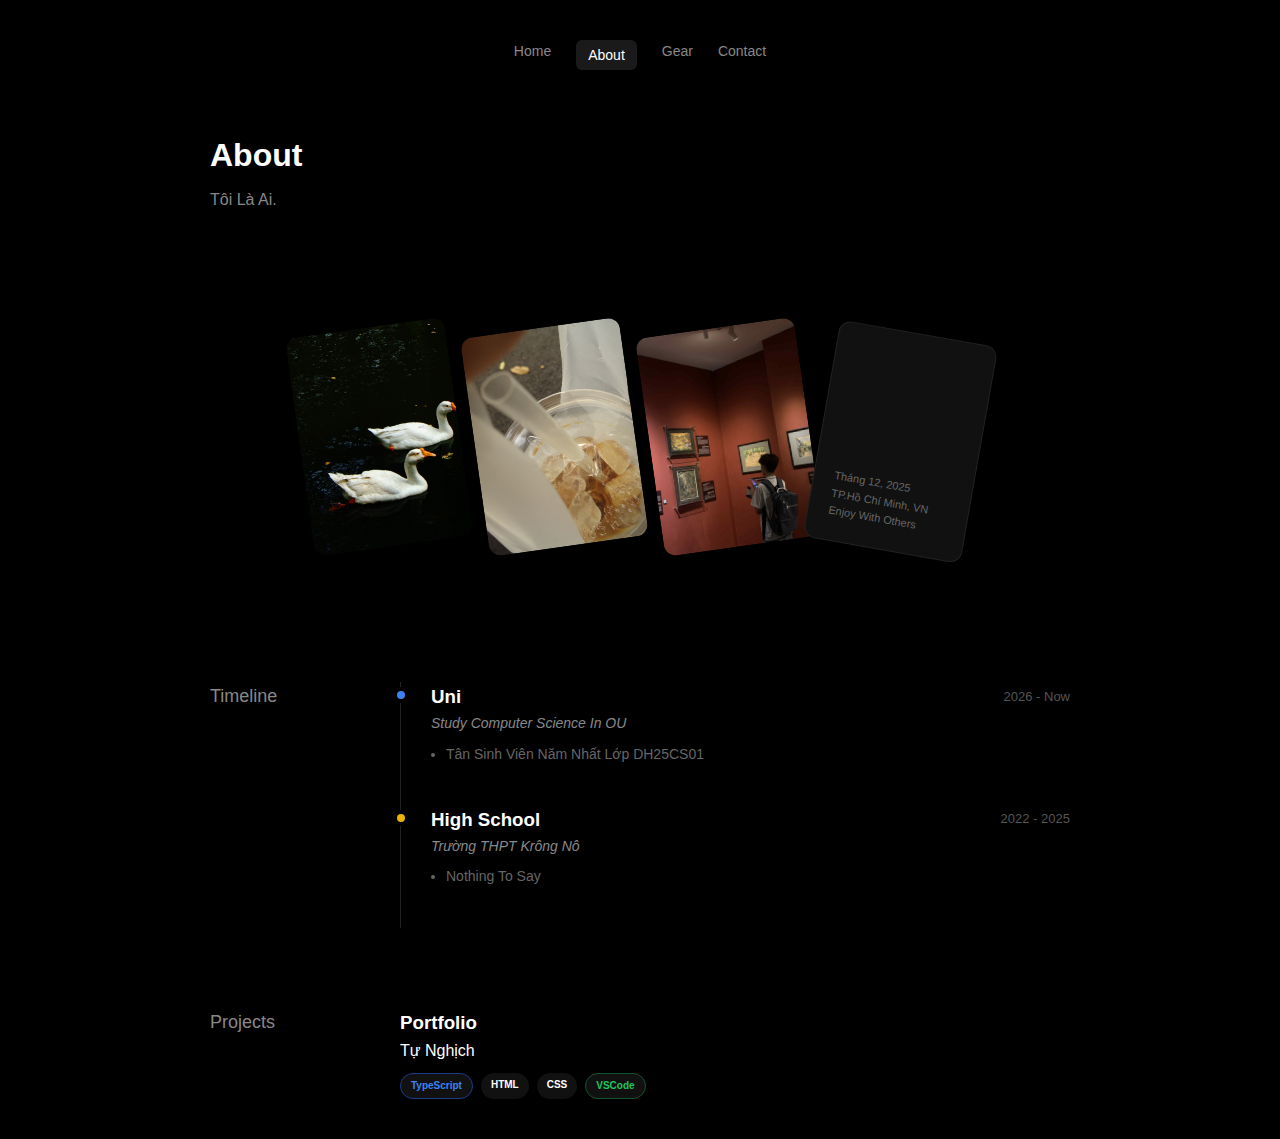
<file: about.html>
<!DOCTYPE html>
<html lang="vi">
<head>
    <meta charset="UTF-8">
    <meta name="viewport" content="width=device-width, initial-scale=1.0">
    <title>About Me - Portfolio</title>
    <link rel="stylesheet" href="style.css">
</head>
<body>
    <div class="container">
        <nav class="navbar">
            <a href="index.html">Home</a>
            <a href="about.html" class="active">About</a>
            <a href="gear.html">Gear</a>
            <a href="contact.html">Contact</a>
        </nav>

        <header class="header">
            <h1>About</h1>
            <p>Tôi Là Ai.</p>
        </header>

        <div class="photo-section">
            <div class="photo-stack">
                <img src="duck2.jpeg" width="200" height="300" class="card p1" alt="Life 1" style="object-fit: cover;">
                <img src="cafe.jpeg" width="200" height="300" class="card p1" alt="Life 1" style="object-fit: cover;">
                <img src="ava.jpeg" width="200" height="300" class="card p1" alt="Life 1" style="object-fit: cover;">
                <div class="card info-card">
                    <p>Tháng 12, 2025</p>
                    <p>TP.Hồ Chí Minh, VN</p>
                    <p>Enjoy With Others</p>
                </div>
            </div>
        </div>

        <section class="section grid">
            <h2 class="section-title">Timeline</h2>
            <div class="timeline-container">
                <div class="timeline-item">
                    <div class="dot blue"></div>
                    <div class="content">
                        <div class="item-header">
                            <h3>Uni</h3>
                            <span class="date">2026 - Now</span>
                        </div>
                        <p class="role">Study Computer Science In OU</p>
                        <ul><li>Tân Sinh Viên Năm Nhất Lớp DH25CS01</li></ul>
                    </div>
                </div>
                <div class="timeline-item">
                    <div class="dot yellow"></div>
                    <div class="content">
                        <div class="item-header">
                            <h3>High School</h3>
                            <span class="date">2022 - 2025</span>
                        </div>
                        <p class="role">Trường THPT Krông Nô</p>
                        <ul><li>Nothing To Say</li></ul>
                    </div>
                </div>
            </div>
        </section>

        <section class="section grid">
            <h2 class="section-title">Projects</h2>
            <div class="projects-container">
                <div class="project-item">
                    <div class="project-info">
                        <h3>Portfolio</h3>
                        <p>Tự Nghịch</p>
                    </div>
                    <div class="tags">
                        <span class="tag blue">TypeScript</span>
                        <span class="tag cyan">HTML</span>
                        <span class="tag gray">CSS</span>
                        <span class="tag green">VSCode</span>
                    </div>
                </div>
            </div>
        </section>
    </div>
</body>
</html>
</file>
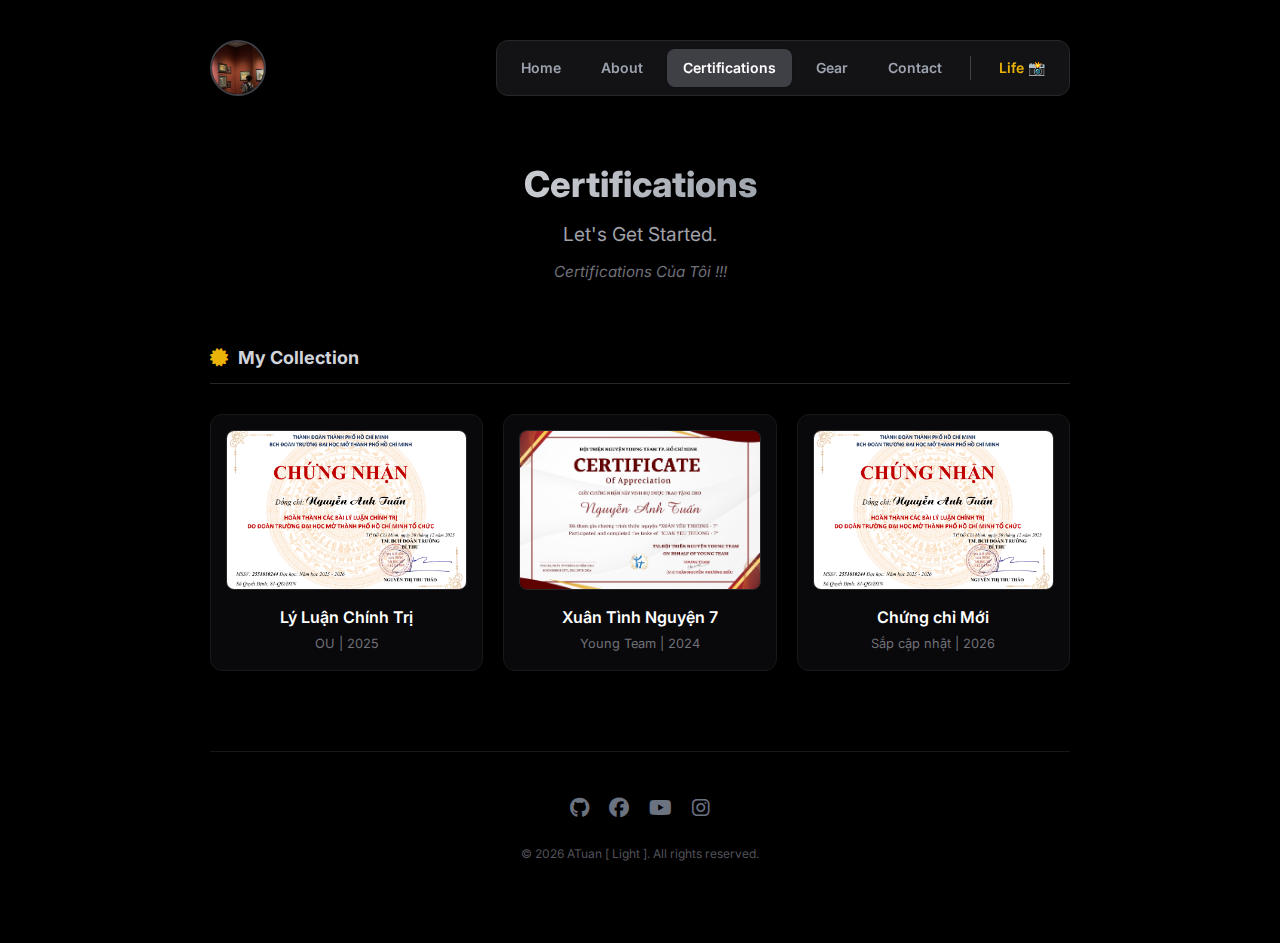
<file: cer.html>
<!DOCTYPE html>
<html lang="vi">
<head>
    <meta charset="UTF-8">
    <meta name="viewport" content="width=device-width, initial-scale=1.0">
    <title>Certifications - Portfolio</title>
    
    <link href="https://fonts.googleapis.com/css2?family=Inter:wght@400;500;600;700&display=swap" rel="stylesheet">
    <link rel="stylesheet" href="https://cdnjs.cloudflare.com/ajax/libs/font-awesome/6.4.0/css/all.min.css">
    
    <link rel="icon" type="image/png" href="32x32.jpeg">
    <link rel="shortcut icon" type="image/x-icon" href="32x32.jpeg">

    <style>
        /* --- 1. CSS CƠ BẢN & MENU (ĐỒNG BỘ VỚI INDEX/ABOUT) --- */
        * { margin: 0; padding: 0; box-sizing: border-box; }

        body {
            background-color: #000;
            color: #fff;
            font-family: 'Inter', sans-serif;
            line-height: 1.6;
        }

        .container { max-width: 900px; margin: 0 auto; padding: 40px 20px; }

        /* Navbar chuẩn */
        .navbar {
            display: flex; justify-content: space-between; align-items: center;
            margin-bottom: 60px; flex-wrap: wrap; gap: 20px;
        }
        
        .nav-avatar {
            width: 56px; height: 56px; border-radius: 50%; overflow: hidden;
            border: 2px solid #3f3f46; box-shadow: 0 10px 15px -3px rgba(0,0,0,0.1);
            transition: border-color 0.3s; display: block;
        }
        .nav-avatar:hover { border-color: #fff; }
        .nav-avatar img { width: 100%; height: 100%; object-fit: cover; }

        .nav-links {
            display: flex; align-items: center; gap: 8px;
            background: rgba(24, 24, 27, 0.8); backdrop-filter: blur(4px);
            padding: 8px; border-radius: 12px; border: 1px solid #27272a;
            flex-wrap: wrap; justify-content: center;
        }

        .nav-btn {
            color: #9ca3af; text-decoration: none; font-size: 14px; font-weight: 600;
            padding: 8px 16px; border-radius: 8px; transition: all 0.2s ease;
        }
        .nav-btn:hover { color: #fff; }
        
        .nav-btn.active { background-color: #3f3f46; color: #fff; box-shadow: 0 1px 3px rgba(0,0,0,0.1); }
        .divider { width: 1px; height: 24px; background-color: #3f3f46; margin: 0 4px; }
        .nav-btn.life { color: #eab308; } .nav-btn.life:hover { color: #fff; }


        /* --- 2. CSS RIÊNG CỦA CER (DỰA TRÊN CODE BẠN GỬI) --- */
        
        /* Hero Section */
        .hero { text-align: center; margin-bottom: 60px; }
        .hero h1 { 
            font-size: 36px; font-weight: 800; margin-bottom: 5px;
            background: -webkit-linear-gradient(left, #fff, #6b7280);
            -webkit-background-clip: text; -webkit-text-fill-color: transparent;
        }
        .subtitle { color: #a1a1aa; font-size: 1.2rem; margin-bottom: 10px; }
        .description { color: #71717a; font-style: italic; font-size: 0.95rem; }

        /* Grid Chứng Chỉ */
        .section-title { 
            font-size: 18px; color: #d1d5db; font-weight: 700; margin-bottom: 30px;
            border-bottom: 1px solid #27272a; padding-bottom: 10px;
            display: flex; align-items: center; gap: 10px;
        }
        
        .cert-grid {
            display: grid; grid-template-columns: repeat(3, 1fr); gap: 20px;
        }
        /* Responsive: Dưới 768px thì 1 cột */
        @media (max-width: 768px) { .cert-grid { grid-template-columns: 1fr; } .navbar { justify-content: center; } }

        /* Card Chứng Chỉ */
        .cert-card {
            background: #09090b; border: 1px solid #18181b; border-radius: 12px;
            padding: 15px; cursor: pointer; transition: 0.3s;
            display: flex; flex-direction: column; align-items: center;
        }
        .cert-card:hover {
            background: #18181b; border-color: #52525b; transform: translateY(-4px);
        }

        .cert-thumb {
            width: 100%; height: 160px; object-fit: cover;
            border-radius: 8px; margin-bottom: 15px; border: 1px solid #27272a;
        }

        .cert-info { text-align: center; }
        .cert-info h3 { font-size: 1rem; font-weight: 600; margin-bottom: 4px; color: #fff; }
        .cert-info p { color: #71717a; font-size: 0.8rem; }


        /* --- 3. MODAL / LIGHTBOX CSS --- */
        .modal {
            display: none; position: fixed; z-index: 9999; inset: 0;
            align-items: center; justify-content: center;
        }
        .modal-overlay {
            position: absolute; inset: 0; background: rgba(0, 0, 0, 0.9); backdrop-filter: blur(8px);
        }
        
        .modal-content {
            position: relative; z-index: 10001;
            max-width: 85%; max-height: 85vh;
            border-radius: 8px; box-shadow: 0 20px 50px rgba(0,0,0,0.5);
            transform: scale(0.9); transition: 0.3s ease; opacity: 0;
            border: 1px solid #333;
        }
        /* Active class để hiệu ứng hiện ra */
        .modal.active .modal-content { transform: scale(1); opacity: 1; }

        /* Nút điều hướng Slide */
        .slide-btn {
            position: absolute; z-index: 10002; top: 50%; transform: translateY(-50%);
            background: rgba(255,255,255,0.1); border: 1px solid rgba(255,255,255,0.2);
            color: white; font-size: 1.5rem; cursor: pointer;
            padding: 15px; border-radius: 50%; transition: 0.3s;
            display: flex; align-items: center; justify-content: center; width: 50px; height: 50px;
        }
        .slide-btn:hover { background: rgba(255,255,255,0.2); }
        .prev { left: 20px; } .next { right: 20px; }

        .close-btn {
            position: absolute; top: 20px; right: 30px; z-index: 10003;
            color: #9ca3af; font-size: 3rem; cursor: pointer; line-height: 0.5;
            transition: 0.3s;
        }
        .close-btn:hover { color: #fff; }

        /* Footer */
        footer { margin-top: 80px; text-align: center; font-size: 12px; color: #52525b; padding: 40px 0; border-top: 1px solid #18181b; }
        .social-icons { display: flex; justify-content: center; gap: 20px; margin-bottom: 20px; font-size: 20px; }
        .social-icons a { color: #6b7280; transition: 0.3s; }
        .social-icons a:hover { color: #fff; }

    </style>
</head>
<body>

    <div class="container">
        <nav class="navbar">
            <a href="index.html" class="nav-avatar">
                <img src="ava.jpeg" alt="Avatar">
            </a>
            
            <div class="nav-links">
                <a href="index.html" class="nav-btn">Home</a>
                <a href="about.html" class="nav-btn">About</a>
                <a href="cer.html" class="nav-btn active">Certifications</a>
                <a href="gear.html" class="nav-btn">Gear</a>
                <a href="contact.html" class="nav-btn">Contact</a>
                
                <div class="divider"></div>
                <a href="index.html" class="nav-btn life">Life 📸</a>
            </div>
        </nav>

        <section class="hero">
            <h1>Certifications</h1>
            <p class="subtitle">Let's Get Started.</p>
            <p class="description">Certifications Của Tôi !!!</p>
        </section>

        <section class="certifications-section">
            <h2 class="section-title"><i class="fas fa-certificate" style="color: #eab308;"></i> My Collection</h2>
            
            <div class="cert-grid"> 
                
                <div class="cert-card" onclick="openModal(0)">
                    <img src="cer1.png" class="cert-thumb" alt="Lý Luận Chính Trị">
                    <div class="cert-info">
                        <h3>Lý Luận Chính Trị</h3>
                        <p>OU | 2025</p>
                    </div>
                </div>

                <div class="cert-card" onclick="openModal(1)">
                    <img src="cer2.jpeg" class="cert-thumb" alt="Xuân Tình Nguyện">
                    <div class="cert-info">
                        <h3>Xuân Tình Nguyện 7</h3>
                        <p>Young Team | 2024</p>
                    </div>
                </div>

                <div class="cert-card" onclick="openModal(2)">
                    <img src="cer1.png" class="cert-thumb" alt="Placeholder">
                    <div class="cert-info">
                        <h3>Chứng chỉ Mới</h3>
                        <p>Sắp cập nhật | 2026</p>
                    </div>
                </div>

            </div> 
        </section>

        <footer>
            <div class="social-icons">
                <a href="#"><i class="fab fa-github"></i></a>
                <a href="#"><i class="fab fa-facebook"></i></a>
                <a href="#"><i class="fab fa-youtube"></i></a>
                <a href="#"><i class="fab fa-instagram"></i></a>
            </div>
            <p>© 2026 ATuan [ Light ]. All rights reserved.</p>
        </footer>

    </div>

    <div id="certModal" class="modal">
        <div class="modal-overlay" onclick="closeModal()"></div>
        <span class="close-btn" onclick="closeModal()">&times;</span>
        
        <button class="slide-btn prev" onclick="changeImage(-1)">&#10094;</button>
        <div class="modal-img-container" style="display: flex; justify-content: center;">
            <img class="modal-content" id="fullCertImage">
        </div>
        <button class="slide-btn next" onclick="changeImage(1)">&#10095;</button>
    </div>

    <script>
        // 1. Danh sách ảnh (Bạn cập nhật đúng tên file ảnh ở đây)
        const certImages = [
            "cer1.png",
            "cer2.jpeg",
            "cer1.png" // Ảnh placeholder cho cái thứ 3
        ];

        let currentIndex = 0;
        const modal = document.getElementById("certModal");
        const modalImg = document.getElementById("fullCertImage");

        function openModal(index) {
            currentIndex = index;
            modalImg.src = certImages[currentIndex];
            
            modal.style.display = "flex";
            // Timeout nhỏ để kích hoạt hiệu ứng CSS transition
            setTimeout(() => {
                modal.classList.add("active");
            }, 10);
            
            document.body.style.overflow = "hidden"; // Khóa cuộn trang
        }

        function closeModal() {
            modal.classList.remove("active");
            setTimeout(() => {
                modal.style.display = "none";
            }, 300); // Chờ hết 0.3s hiệu ứng mờ dần
            document.body.style.overflow = "auto";
        }

        function changeImage(step) {
            // Hiệu ứng mờ đi trước khi đổi ảnh
            modalImg.style.opacity = "0";
            
            setTimeout(() => {
                currentIndex += step;
                // Vòng lặp: Hết ảnh cuối quay về đầu
                if (currentIndex >= certImages.length) currentIndex = 0;
                if (currentIndex < 0) currentIndex = certImages.length - 1;
                
                modalImg.src = certImages[currentIndex];
                // Hiện lại ảnh
                modalImg.style.opacity = "1";
            }, 200);
        }

        // Bắt sự kiện bàn phím
        document.addEventListener('keydown', function(e) {
            if (modal.style.display === "flex") {
                if (e.key === "ArrowLeft") changeImage(-1);
                if (e.key === "ArrowRight") changeImage(1);
                if (e.key === "Escape") closeModal();
            }
        });
    </script>

</body>
</html>
</file>
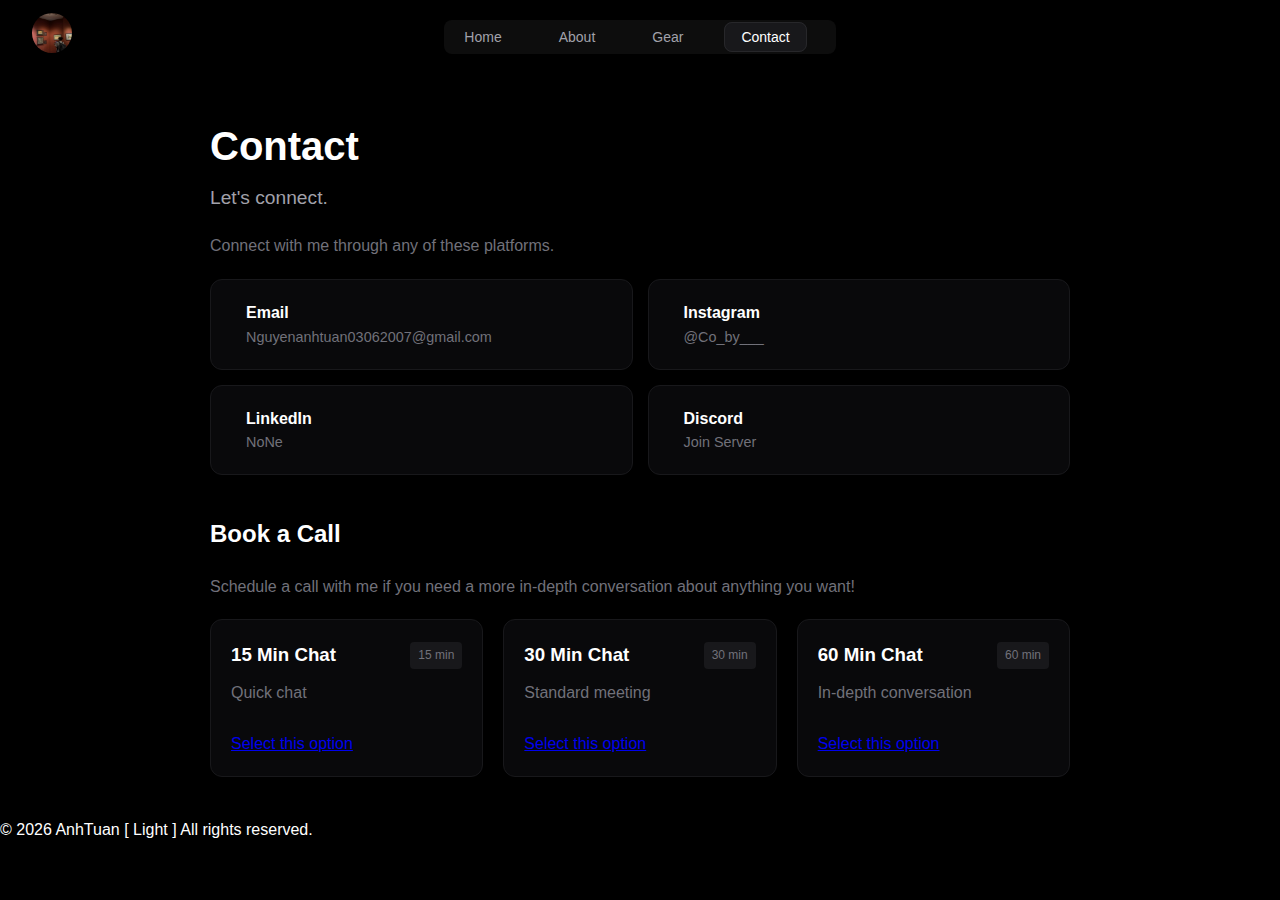
<file: contact.html>
<!DOCTYPE html>
<html lang="vi">
<head>
    <meta charset="UTF-8">
    <meta name="viewport" content="width=device-width, initial-scale=1.0">
    <title>Contact Page</title>
    <link rel="stylesheet" href="stylecontact.css">
    <link rel="stylesheet" href="stylecontact.css">
</head>
<body>

    <nav class="navbar">
         <div class="logo"><img src="ava.jpeg"width="40" height="40" alt="avatar"></div>
        <ul class="nav-links">
            <li><a href="index.html">Home</a></li>
            <li><a href="about.html">About</a></li>
            <li><a href="gear.html">Gear</a></li>
            <li><a href="contact.html" class="contact-btn">Contact</a></li>
            <li><i class="fa-regular fa-sun"></i></li>
        </ul>
    </nav>

    <main class="container">
        <section class="hero">
            <h1>Contact</h1>
            <p class="subtitle">Let's connect.</p>
            <p class="description">Connect with me through any of these platforms.</p>
        </section>

        <div class="social-grid">
            <div class="social-card">
                <i class="fa-regular fa-envelope"></i>
                <div>
                    <div class="card-title">Email</div>
                    <div class="card-detail">Nguyenanhtuan03062007@gmail.com</div>
                </div>
            </div>
            <div class="social-card">
                <i class="fa-brands fa-instagram"></i>
                <div>
                    <div class="card-title">Instagram</div>
                    <div class="card-detail">@Co_by___</div>
                </div>
            </div>
            <div class="social-card">
                <i class="fa-brands fa-linkedin-in"></i>
                <div>
                    <div class="card-title">LinkedIn</div>
                    <div class="card-detail">NoNe</div>
                </div>
            </div>
            <div class="social-card">
                <i class="fa-brands fa-discord"></i>
                <div>
                    <div class="card-title">Discord</div>
                    <div class="card-detail">Join Server</div>
                </div>
            </div>
        </div>

        <section class="booking">
            <h2>Book a Call</h2>
            <p class="description">Schedule a call with me if you need a more in-depth conversation about anything you want!</p>
            
            <div class="booking-grid">
                <div class="booking-card">
                    <div class="card-header">
                        <h3>15 Min Chat</h3>
                        <span class="badge">15 min</span>
                    </div>
                    <p>Quick chat</p>
                    <a href="#" class="select-link">Select this option <i class="fa-solid fa-chevron-right"></i></a>
                </div>
                <div class="booking-card">
                    <div class="card-header">
                        <h3>30 Min Chat</h3>
                        <span class="badge">30 min</span>
                    </div>
                    <p>Standard meeting</p>
                    <a href="#" class="select-link">Select this option <i class="fa-solid fa-chevron-right"></i></a>
                </div>
                <div class="booking-card">
                    <div class="card-header">
                        <h3>60 Min Chat</h3>
                        <span class="badge">60 min</span>
                    </div>
                    <p>In-depth conversation</p>
                    <a href="#" class="select-link">Select this option <i class="fa-solid fa-chevron-right"></i></a>
                </div>
            </div>
        </section>
    </main>

    <footer class="footer">
        <div class="footer-icons">
            <i class="fa-brands fa-github"></i>
            <i class="fa-brands fa-discord"></i>
            <i class="fa-brands fa-youtube"></i>
            <i class="fa-brands fa-linkedin"></i>
            <i class="fa-brands fa-instagram"></i>
            <i class="fa-brands fa-spotify"></i>
            <i class="fa-regular fa-envelope"></i>
        </div>
        <p>© 2026 AnhTuan [ Light ] All rights reserved.</p>
    </footer>

</body>
</html>
</file>
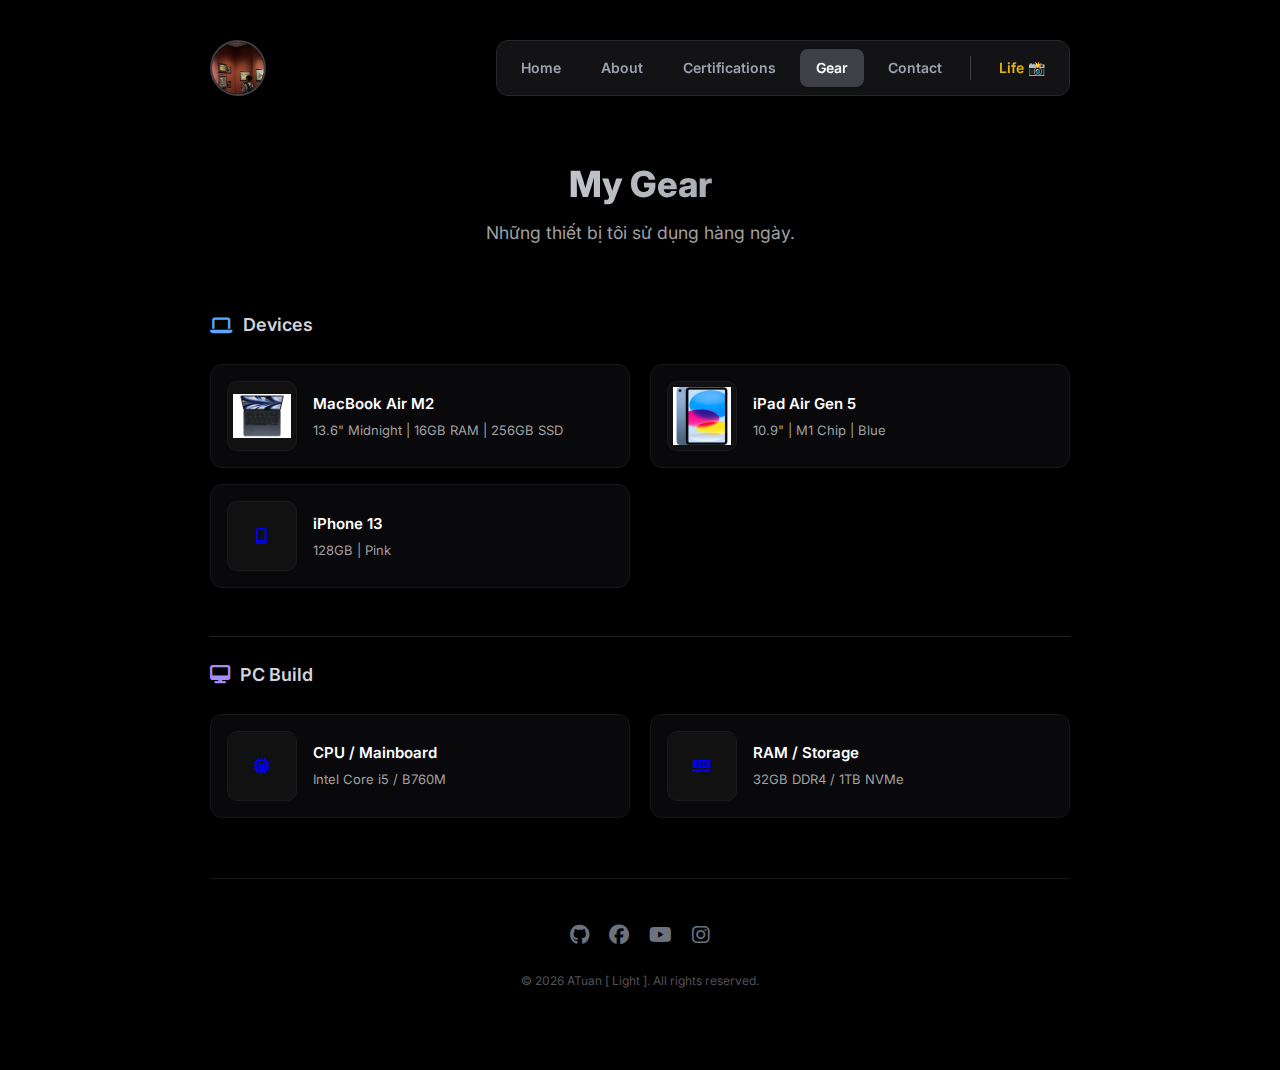
<file: gear.html>
<!DOCTYPE html>
<html lang="vi">
<head>
    <meta charset="UTF-8">
    <meta name="viewport" content="width=device-width, initial-scale=1.0">
    <title>Gear - ATuan [ Light ]</title>
    
    <link href="https://fonts.googleapis.com/css2?family=Inter:wght@300;400;500;600;700&display=swap" rel="stylesheet">
    <link rel="stylesheet" href="https://cdnjs.cloudflare.com/ajax/libs/font-awesome/6.4.0/css/all.min.css">
    
    <link rel="icon" type="image/png" href="32x32.jpeg">
    <link rel="shortcut icon" type="image/x-icon" href="32x32.jpeg">

    <style>
        /* --- 1. GLOBAL & MENU STYLES (ĐỒNG BỘ VỚI CÁC TRANG KHÁC) --- */
        :root {
            --bg-color: #000000;
            --card-hover: #0f0f0f;
            --text-main: #ffffff;
            --text-sub: #a1a1a1;
            --border-color: #222222;
        }

        * { margin: 0; padding: 0; box-sizing: border-box; }

        body {
            background-color: var(--bg-color);
            color: var(--text-main);
            font-family: 'Inter', sans-serif;
            -webkit-font-smoothing: antialiased;
            line-height: 1.6;
        }

        /* Container chung (900px để khớp với About/Cer) */
        .container { max-width: 900px; margin: 0 auto; padding: 40px 20px; }

        /* --- NAVBAR CHUẨN --- */
        .navbar {
            display: flex; justify-content: space-between; align-items: center;
            margin-bottom: 60px; flex-wrap: wrap; gap: 20px;
        }

        .nav-avatar {
            width: 56px; height: 56px; border-radius: 50%; overflow: hidden;
            border: 2px solid #3f3f46; box-shadow: 0 10px 15px -3px rgba(0,0,0,0.1);
            transition: border-color 0.3s; display: block;
        }
        .nav-avatar:hover { border-color: #fff; }
        .nav-avatar img { width: 100%; height: 100%; object-fit: cover; }

        .nav-links {
            display: flex; align-items: center; gap: 8px;
            background: rgba(24, 24, 27, 0.8); backdrop-filter: blur(4px);
            padding: 8px; border-radius: 12px; border: 1px solid #27272a;
            flex-wrap: wrap; justify-content: center;
        }

        .nav-btn {
            color: #9ca3af; text-decoration: none; font-size: 14px; font-weight: 600;
            padding: 8px 16px; border-radius: 8px; transition: all 0.2s ease;
        }
        .nav-btn:hover { color: #fff; }
        
        /* Active State */
        .nav-btn.active { background-color: #3f3f46; color: #fff; box-shadow: 0 1px 3px rgba(0,0,0,0.1); }
        
        .divider { width: 1px; height: 24px; background-color: #3f3f46; margin: 0 4px; }
        .nav-btn.life { color: #eab308; } .nav-btn.life:hover { color: #fff; }


        /* --- 2. GEAR PAGE SPECIFIC CSS (CODE CỦA BẠN) --- */
        
        /* Header Section */
        header { margin-bottom: 40px; text-align: center; }
        header h1 { 
            font-size: 36px; font-weight: 800; margin-bottom: 5px; 
            /* Gradient text effect cho đẹp giống About */
            background: -webkit-linear-gradient(left, #fff, #6b7280);
            -webkit-background-clip: text; -webkit-text-fill-color: transparent;
        }

        .subtitle { color: var(--text-sub); font-size: 1.1rem; }

        /* Section & Grid */
        .category-title {
            font-size: 18px; font-weight: 600; color: #d1d5db;
            margin-bottom: 24px; padding-top: 24px;
            display: flex; align-items: center; gap: 10px;
        }
        
        .border-top { border-top: 1px solid var(--border-color); }

        .gear-grid {
            display: grid; grid-template-columns: 1fr 1fr; gap: 16px 20px; margin-bottom: 48px;
        }

        /* Gear Card */
        .gear-card {
            display: flex; align-items: center; gap: 16px;
            text-decoration: none; padding: 16px; border-radius: 12px;
            background: #09090b; border: 1px solid #18181b;
            transition: all 0.2s;
        }

        .gear-card:hover {
            background: var(--card-hover); border-color: #333;
            transform: translateY(-2px);
        }

        .img-wrapper {
            width: 70px; height: 70px;
            background: #111; border-radius: 10px;
            overflow: hidden; display: flex; align-items: center; justify-content: center;
            border: 1px solid #1a1a1a; flex-shrink: 0;
        }

        .img-wrapper img { width: 85%; height: 85%; object-fit: contain; }

        /* Info */
        .gear-info { flex: 1; }
        
        .gear-header { display: flex; justify-content: space-between; align-items: center; }

        .gear-card h3 { color: #fff; font-size: 15px; font-weight: 600; margin: 0; }
        .gear-card p { color: var(--text-sub); font-size: 13px; margin: 4px 0 0 0; }

        .external-icon { font-size: 12px; color: #444; opacity: 0; transition: 0.2s; transform: translateX(-5px); }
        .gear-card:hover .external-icon { opacity: 1; transform: translateX(0); }

        /* Footer */
        footer { margin-top: 60px; text-align: center; font-size: 12px; color: #52525b; padding: 40px 0; border-top: 1px solid #18181b; }
        .social-icons { display: flex; justify-content: center; gap: 20px; margin-bottom: 20px; font-size: 20px; }
        .social-icons a { color: #6b7280; transition: 0.3s; }
        .social-icons a:hover { color: #fff; }

        /* Responsive */
        @media (max-width: 600px) {
            .gear-grid { grid-template-columns: 1fr; }
            .navbar { justify-content: center; }
        }
    </style>
</head>
<body>

    <div class="container">
        
        <nav class="navbar">
            <a href="index.html" class="nav-avatar">
                <img src="ava.jpeg" alt="Avatar">
            </a>
            
            <div class="nav-links">
                <a href="index.html" class="nav-btn">Home</a>
                <a href="about.html" class="nav-btn">About</a>
                <a href="cer.html" class="nav-btn">Certifications</a>
                <a href="gear.html" class="nav-btn active">Gear</a>
                <a href="contact.html" class="nav-btn">Contact</a>
                
                <div class="divider"></div>
                <a href="index.html" class="nav-btn life">Life 📸</a>
            </div>
        </nav>

        <header>
            <h1>My Gear</h1>
            <p class="subtitle">Những thiết bị tôi sử dụng hàng ngày.</p>
        </header>

        <section>
            <h2 class="category-title"><i class="fas fa-laptop" style="color:#60a5fa"></i> Devices</h2>
            <div class="gear-grid">
                
                <a href="#" class="gear-card">
                    <div class="img-wrapper"><img src="mac.jpeg" alt="Macbook"></div>
                    <div class="gear-info">
                        <div class="gear-header">
                            <h3>MacBook Air M2</h3>
                            <span class="external-icon"><i class="fas fa-arrow-up-right-from-square"></i></span>
                        </div>
                        <p>13.6" Midnight | 16GB RAM | 256GB SSD</p>
                    </div>
                </a>

                <a href="#" class="gear-card">
                    <div class="img-wrapper"><img src="ipad11.jpeg" alt="iPad"></div>
                    <div class="gear-info">
                        <div class="gear-header">
                            <h3>iPad Air Gen 5</h3>
                            <span class="external-icon"><i class="fas fa-arrow-up-right-from-square"></i></span>
                        </div>
                        <p>10.9" | M1 Chip | Blue</p>
                    </div>
                </a>

                 <a href="#" class="gear-card">
                    <div class="img-wrapper"><i class="fas fa-mobile-alt text-3xl text-gray-500"></i></div>
                    <div class="gear-info">
                        <div class="gear-header">
                            <h3>iPhone 13</h3>
                            <span class="external-icon"><i class="fas fa-arrow-up-right-from-square"></i></span>
                        </div>
                        <p>128GB | Pink</p>
                    </div>
                </a>

            </div>
        </section>

        <section>
            <h2 class="category-title border-top"><i class="fas fa-desktop" style="color:#a78bfa"></i> PC Build</h2>
            <div class="gear-grid">
                
                <a href="#" class="gear-card">
                    <div class="img-wrapper"><i class="fas fa-microchip text-3xl text-gray-500"></i></div>
                    <div class="gear-info">
                        <div class="gear-header">
                            <h3>CPU / Mainboard</h3>
                            <span class="external-icon"><i class="fas fa-arrow-up-right-from-square"></i></span>
                        </div>
                        <p>Intel Core i5 / B760M</p>
                    </div>
                </a>

                <a href="#" class="gear-card">
                    <div class="img-wrapper"><i class="fas fa-memory text-3xl text-gray-500"></i></div>
                    <div class="gear-info">
                        <div class="gear-header">
                            <h3>RAM / Storage</h3>
                            <span class="external-icon"><i class="fas fa-arrow-up-right-from-square"></i></span>
                        </div>
                        <p>32GB DDR4 / 1TB NVMe</p>
                    </div>
                </a>

            </div>
        </section>

        <footer>
            <div class="social-icons">
                <a href="#"><i class="fab fa-github"></i></a>
                <a href="#"><i class="fab fa-facebook"></i></a>
                <a href="#"><i class="fab fa-youtube"></i></a>
                <a href="#"><i class="fab fa-instagram"></i></a>
            </div>
            <p>© 2026 ATuan [ Light ]. All rights reserved.</p>
        </footer>

    </div>

</body>
</html>
</file>
<file: stylecontact.css>
* {
    margin: 0;
    padding: 0;
    box-sizing: border-box;
}

body {
    background-color: #000;
    color: #fff;
    font-family: 'Inter', -apple-system, BlinkMacSystemFont, sans-serif;
    line-height: 1.6;
}

.container {
    max-width: 900px;
    margin: 0 auto;
    padding: 40px 20px;
}

/* Navbar */
.nav-links {
    background: rgba(255, 255, 255, 0.05);
    padding: 4px;
    border-radius: 8px;
}

.nav-links a {
    color: var(--text-sub);
    text-decoration: none;
    padding: 6px 16px;
    font-size: 14px;
    transition: 0.2s;
}

.nav-links a.active {
    background: #222;
    color: #fff;
    border-radius: 6px;
}

.logo img {
    border-radius: 50%;
    background: #fff;
}

.nav-links {
    display: flex;
    list-style: none;
    align-items: center;
    gap: 25px;
}

.nav-links a {
    color: #a1a1aa;
    text-decoration: none;
    transition: 0.3s;
}

.nav-links a:hover {
    color: #fff;
}

.contact-btn {
    background: #18181b;
    padding: 8px 16px;
    border-radius: 8px;
    border: 1px solid #27272a;
    color: #fff !important;
}

/* Typography */
h1 { font-size: 2.5rem; margin-bottom: 5px; }
h2 { font-size: 1.5rem; margin-top: 40px; margin-bottom: 10px; }
.subtitle { color: #a1a1aa; font-size: 1.2rem; }
.description { color: #71717a; margin: 20px 0; }

/* Grid Systems */
.social-grid {
    display: grid;
    grid-template-columns: repeat(2, 1fr);
    gap: 15px;
}

.booking-grid, .cert-grid {
    display: grid;
    grid-template-columns: repeat(3, 1fr);
    gap: 20px;
}

/* Cards chung cho Social, Booking và Cert */
.social-card, .booking-card, .cert-card {
    background: #09090b;
    border: 1px solid #18181b;
    border-radius: 12px;
    padding: 20px;
    transition: 0.3s;
}

.social-card {
    display: flex;
    align-items: center;
    gap: 15px;
    cursor: pointer;
}

.social-card:hover, .booking-card:hover, .cert-card:hover {
    background: #18181b;
    border-color: #27272a;
}

/* --- PHẦN CHỈNH SỬA CHO CERTIFICATE NHỎ LẠI --- */
.cert-card {
    display: flex;
    flex-direction: column;
    align-items: center;
    cursor: pointer;
}

.cert-thumb {
    width: 100%;       /* Chiều rộng bằng ô chứa */
    height: 150px;     /* Chiều cao cố định để nhỏ gọn */
    object-fit: cover; /* Cắt ảnh vừa khung không bị móp */
    border-radius: 8px;
    margin-bottom: 12px;
    border: 1px solid #18181b;
}

.cert-info {
    text-align: center;
}

.cert-info h3 {
    font-size: 1rem;
    font-weight: 600;
    margin-bottom: 4px;
}

.cert-info p {
    color: #71717a;
    font-size: 0.8rem;
}
/* ---------------------------------------------- */

.card-title { font-weight: 600; }
.card-detail { color: #71717a; font-size: 0.9rem; }

/* Booking Card Specifics */
.card-header {
    display: flex;
    justify-content: space-between;
    align-items: center;
    margin-bottom: 10px;
}

.badge {
    background: #18181b;
    color: #71717a;
    padding: 4px 8px;
    border-radius: 4px;
    font-size: 0.75rem;
}

.booking-card p {
    color: #71717a;
    margin-bottom: 25px;
}

/* Modal & Lightbox */
.modal {
    display: none;
    position: fixed;
    z-index: 9999;
    inset: 0;
    align-items: center;
    justify-content: center;
}

.modal-overlay {
    position: absolute;
    inset: 0;
    background: rgba(0, 0, 0, 0.85);
    backdrop-filter: blur(10px);
}

.modal-content {
    position: relative;
    z-index: 10001;
    max-width: 90%;
    max-height: 80vh;
    border-radius: 12px;
    transform: scale(0.9);
    transition: 0.3s;
}

.modal.active .modal-content { transform: scale(1); }

.nav-btn {
    position: absolute;
    z-index: 10002;
    top: 50%;
    transform: translateY(-50%);
    background: none;
    border: none;
    color: white;
    font-size: 2rem;
    cursor: pointer;
    padding: 20px;
}

.prev { left: 10px; }
.next { right: 10px; }

.close-btn {
    position: absolute;
    top: 20px;
    right: 30px;
    z-index: 10003;
    color: white;
    font-size: 3rem;
    cursor: pointer;
}

/* Responsive */
@media (max-width: 768px) {
    .social-grid, .booking-grid, .cert-grid {
        grid-template-columns: 1fr;
    }
}

/* ===== NAVBAR CENTER FIX ===== */
.navbar {
    position: relative;
    display: flex;
    justify-content: center; /* menu ra giữa */
    align-items: center;
    padding: 20px 0;
}

.navbar .logo {
    position: absolute;
    left: 32px; /* logo nằm trái */
}
/* ============================ */
</file>
<file: style.css>
/* Reset & Cài đặt chung */
* {
    margin: 0;
    padding: 0;
    box-sizing: border-box;
}

body {
    background-color: #000;
    color: #fff;
    font-family: 'Inter', -apple-system, BlinkMacSystemFont, sans-serif;
    line-height: 1.6;
}

.container {
    max-width: 900px;
    margin: 0 auto;
    padding: 40px 20px;
}

/* Navbar */
.navbar {
    display: flex;
    justify-content: center;
    gap: 25px;
    margin-bottom: 60px;
}

.navbar a {
    color: #888;
    text-decoration: none;
    font-size: 14px;
    transition: 0.3s;
}

.navbar a.active, .navbar a:hover {
    color: #fff;
}

.navbar a.active {
    background: #1a1a1a;
    padding: 4px 12px;
    border-radius: 6px;
}

/* Header */
.header h1 {
    font-size: 32px;
    margin-bottom: 5px;
}

.header p {
    color: #888;
    margin-bottom: 40px;
}

/* Photo Stack */
.photo-section {
    height: 350px;
    display: flex;
    justify-content: center;
    align-items: center;
    perspective: 1000px;
}

.photo-stack {
    display: flex;
    gap: 15px;
}

.card {
    width: 160px;
    height: 220px;
    border-radius: 12px;
    object-fit: cover;
    box-shadow: 0 10px 30px rgba(0,0,0,0.5);
    transition: transform 0.4s ease;
}

.p1 { transform: rotate(-8deg) translateY(10px); }
.p2 { transform: rotate(-2deg); }
.p3 { transform: rotate(5deg) translateY(-5px); }
.info-card {
    background: #111;
    border: 1px solid #222;
    padding: 20px;
    font-size: 11px;
    color: #666;
    display: flex;
    flex-direction: column;
    justify-content: flex-end;
    transform: rotate(10deg) translateY(15px);
}

.card:hover {
    transform: rotate(0) scale(1.1);
    z-index: 10;
}

/* Layout Grid */
.grid {
    display: grid;
    grid-template-columns: 150px 1fr;
    gap: 40px;
    margin-top: 80px;
}

.section-title {
    font-size: 18px;
    color: #888;
    font-weight: 500;
}

/* Timeline */
.timeline-container {
    border-left: 1px solid #222;
    padding-left: 30px;
}

.timeline-item {
    position: relative;
    margin-bottom: 40px;
}

.dot {
    position: absolute;
    left: -38.5px;
    top: 5px;
    width: 16px;
    height: 16px;
    border-radius: 50%;
    border: 4px solid #000;
}

.dot.blue { background: #3b82f6; }
.dot.yellow { background: #eab308; }

.item-header {
    display: flex;
    justify-content: space-between;
    align-items: center;
}

.date { color: #555; font-size: 13px; }
.role { font-style: italic; color: #888; font-size: 14px; }
ul { margin-top: 8px; color: #666; font-size: 14px; padding-left: 15px; }

/* Tags */
.tags {
    display: flex;
    flex-wrap: wrap;
    gap: 8px;
    margin-top: 10px;
}

.tag {
    padding: 4px 10px;
    border-radius: 20px;
    font-size: 10px;
    font-weight: bold;
    background: #111;
}

.tag.blue { color: #3b82f6; border: 1px solid #1e3a8a; }
.tag.green { color: #22c55e; border: 1px solid #14532d; }


.glass-card {
    backdrop-filter: blur(12px);
    transition: transform 0.3s ease, box-shadow 0.3s ease;
}

.glass-card:hover {
    transform: translateY(-4px);
    box-shadow: 0 20px 40px rgba(0,0,0,0.4);
}
iframe[src*="spotify"] {
    box-shadow: 0 0 0 transparent;
}

.glass-card:hover iframe[src*="spotify"] {
    box-shadow: 0 0 30px rgba(29,185,84,0.15);
}
</file>
